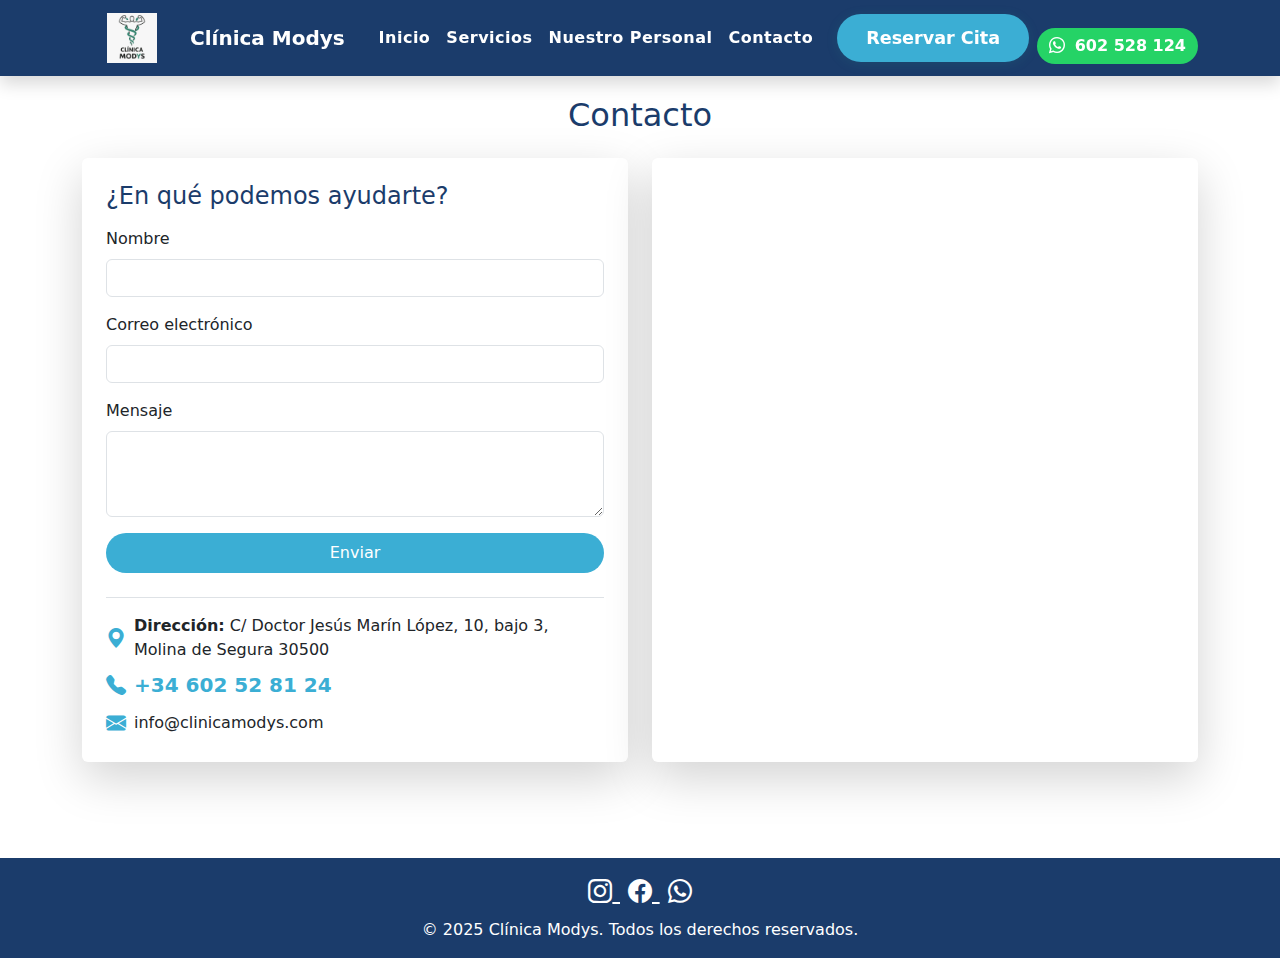
<file: contacto.html>
<!DOCTYPE html>
<html lang="es">
<head>
    <meta charset="UTF-8">
    <meta name="viewport" content="width=device-width, initial-scale=1.0">
    <title>Contacto - Clínica Modys</title>
    <link href="https://cdn.jsdelivr.net/npm/bootstrap@5.3.2/dist/css/bootstrap.min.css" rel="stylesheet">
    <link href="https://cdn.jsdelivr.net/npm/bootstrap-icons@1.10.5/font/bootstrap-icons.css" rel="stylesheet">
    <link href="css/estilos.css" rel="stylesheet">
</head>
<body>
    <!-- Barra de navegación -->
   <nav class="navbar navbar-expand-lg navbar-light bg-modys-secondary fixed-top shadow">
    <div class="container">
        <a class="navbar-brand d-flex align-items-center gap-2 text-white fw-bold" href="index.html">
            <img src="img/logo/LOGO.jpg" alt="Logo Clínica Modys" style="height:50px; width:100px; object-fit:contain;">
            Clínica Modys
        </a>
        <button class="navbar-toggler" type="button" data-bs-toggle="collapse" data-bs-target="#navbarNav">
            <span class="navbar-toggler-icon"></span>
        </button>
        <div class="collapse navbar-collapse" id="navbarNav">
            <ul class="navbar-nav ms-auto mb-2 mb-lg-0 align-items-lg-center">
                <li class="nav-item"><a class="nav-link nav-strong text-white" href="index.html">Inicio</a></li>
                <li class="nav-item"><a class="nav-link nav-strong text-white" href="servicios.html">Servicios</a></li>
                <li class="nav-item"><a class="nav-link nav-strong text-white" href="personal.html">Nuestro Personal</a></li>
                <li class="nav-item"><a class="nav-link nav-strong text-white" href="contacto.html">Contacto</a></li>
                <li class="nav-item ms-lg-3">
                    <a class="btn btn-reserva-cita fw-bold" href="reserva.html">Reservar Cita</a>
                </li>
                <li class="nav-item ms-lg-2 mt-3">
                    <a class="btn fw-bold rounded-pill whatsapp-button"
                       href="https://wa.me/34602528124"
                       target="_blank"
                       aria-label="WhatsApp"
                       style="font-size: 1rem; background-color: #25D366; border: none; color: #fff;">
                        <i class="bi bi-whatsapp me-1"></i> 602 528 124
                    </a>
                </li>
            </ul>
        </div>
    </div>
</nav>
    <section class="container py-5 mt-5">
        <h2 class="text-center mb-4 text-modys-secondary">Contacto</h2>
        <div class="row g-4 align-items-stretch">
            <!-- Formulario y datos en una tarjeta -->
            <div class="col-md-6">
                <div class="card shadow-lg border-0 h-100">
                    <div class="card-body p-4">
                        <h4 class="mb-3 text-modys-secondary">¿En qué podemos ayudarte?</h4>
                        <form class="mb-4">
                            <div class="mb-3">
                                <label for="nombre" class="form-label">Nombre</label>
                                <input type="text" class="form-control" id="nombre" required>
                            </div>
                            <div class="mb-3">
                                <label for="correo" class="form-label">Correo electrónico</label>
                                <input type="email" class="form-control" id="correo" required>
                            </div>
                            <div class="mb-3">
                                <label for="mensaje" class="form-label">Mensaje</label>
                                <textarea class="form-control" id="mensaje" rows="3" required></textarea>
                            </div>
                            <button type="submit" class="btn btn-modys-primary w-100">Enviar</button>
                        </form>
                        <div class="border-top pt-3">
                            <div class="mb-2 d-flex align-items-center">
                                <span class="me-2 fs-5 text-modys-primary"><i class="bi bi-geo-alt-fill"></i></span>
                                <span><strong>Dirección:</strong> C/ Doctor Jesús Marín López, 10, bajo 3, Molina de Segura 30500</span>
                            </div>
                            <div class="mb-2 d-flex align-items-center">
                                <span class="me-2 fs-5 text-modys-primary"><i class="bi bi-telephone-fill"></i></span>
                                <a href="tel:+34602528124" class="fw-bold text-decoration-none text-modys-primary fs-5">+34 602 52 81 24</a>
                            </div>
                            <div class="d-flex align-items-center">
                                <span class="me-2 fs-5 text-modys-primary"><i class="bi bi-envelope-fill"></i></span>
                                <a href="mailto:info@clinicamodys.com" class="text-decoration-none text-dark">info@clinicamodys.com</a>
                            </div>
                        </div>
                    </div>
                </div>
            </div>
            <!-- Mapa de Google -->
            <div class="col-md-6">
                <div class="card shadow-lg border-0 h-100">
                    <div class="card-body p-0">
                        <div class="ratio ratio-4x3 rounded">
                            <iframe 
                                src="https://www.google.com/maps?q=Calle+Doctor+Jesús+Marín+López+10,+Molina+de+Segura,+Murcia&output=embed"
                                width="100%" height="100%" style="border:0;" allowfullscreen="" loading="lazy"
                                referrerpolicy="no-referrer-when-downgrade"></iframe>
                        </div>
                    </div>
                </div>
            </div>
        </div>
    </section>
    <script src="https://cdn.jsdelivr.net/npm/bootstrap@5.3.2/dist/js/bootstrap.bundle.min.js"></script>
    <script>
  const formContacto = document.querySelector('form.mb-4');
  const nombreInput = document.getElementById('nombre');
  const correoInput = document.getElementById('correo');
  const mensajeInput = document.getElementById('mensaje');

  // Crear el div de confirmación si no existe
  let confirmacionContacto = document.getElementById('confirmacion-contacto');
  if (!confirmacionContacto) {
    confirmacionContacto = document.createElement('div');
    confirmacionContacto.id = 'confirmacion-contacto';
    confirmacionContacto.className = 'mt-4 alert alert-success d-none';
    formContacto.parentNode.appendChild(confirmacionContacto);
  }

  formContacto.addEventListener('submit', function (e) {
    e.preventDefault();

    const nombre = nombreInput.value;
    confirmacionContacto.classList.remove('d-none');
    confirmacionContacto.innerHTML = `¡Gracias, <strong>${nombre}</strong>! Hemos recibido tu mensaje y te responderemos lo antes posible.`;

    formContacto.reset();
  });
</script>
<!-- Footer -->
    <footer class="bg-modys-secondary text-white text-center py-3 mt-5">
        <div class="container">
            <div class="mb-2">
                <a href="https://www.instagram.com/modys_deporteysalud/?hl=es" target="_blank" class="text-white me-2 fs-4" aria-label="Instagram">
                    <i class="bi bi-instagram"></i>
                </a>
                <a href="https://www.facebook.com/Cl%C3%ADnica-Modys-102626885646688" target="_blank" class="text-white me-2 fs-4" aria-label="Facebook">
                    <i class="bi bi-facebook"></i>
                </a>
                <a href="https://wa.me/34602528124" target="_blank" class="text-white fs-4" aria-label="WhatsApp">
                    <i class="bi bi-whatsapp"></i>
                </a>
            </div>
            <p class="mb-0">&copy; 2025 Clínica Modys. Todos los  derechos reservados.</p>
        </div>
    </footer>
</body>
</html>
</file>
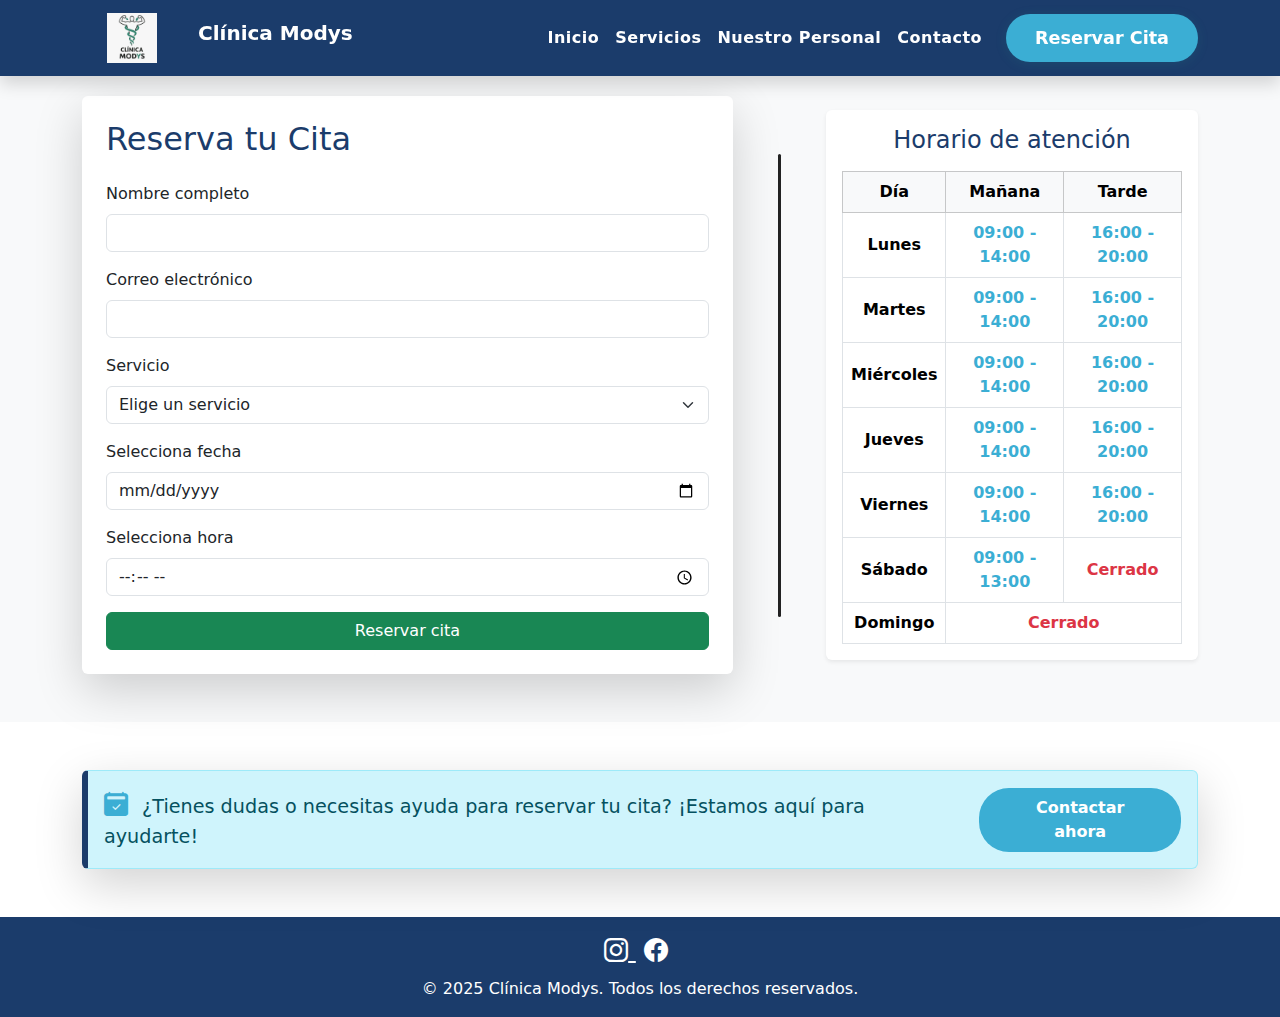
<file: reserva.html>
<!DOCTYPE html>
<html lang="es">
<head>
  <meta charset="UTF-8">
  <meta name="viewport" content="width=device-width, initial-scale=1.0">
  <title>Reservar Cita - Clínica Modys</title>
  <link href="https://cdn.jsdelivr.net/npm/bootstrap@5.3.2/dist/css/bootstrap.min.css" rel="stylesheet">
  <link href="https://cdn.jsdelivr.net/npm/bootstrap-icons@1.10.5/font/bootstrap-icons.css" rel="stylesheet">
  <link href="css/estilos.css" rel="stylesheet">
</head>
<body>
  <!-- Barra de navegación -->
  <nav class="navbar navbar-expand-lg navbar-light bg-modys-secondary fixed-top shadow">
    <div class="container">
      <a class="navbar-brand d-flex align-items-center gap-2 text-white fw-bold" href="index.html">
            <img src="img/logo/LOGO.jpg" alt="Logo Clínica Modys" style="height:50px; width:100px; object-fit:contain;">
        </a>
      <a class="navbar-brand text-white fw-bold" href="index.html" style="height:50px; width:100px;">Clínica Modys</a>
      <button class="navbar-toggler" type="button" data-bs-toggle="collapse" data-bs-target="#navbarNav">
        <span class="navbar-toggler-icon"></span>
      </button>
      <div class="collapse navbar-collapse" id="navbarNav">
        <ul class="navbar-nav ms-auto mb-2 mb-lg-0 align-items-lg-center">
          <li class="nav-item"><a class="nav-link nav-strong text-white" href="index.html">Inicio</a></li>
          <li class="nav-item"><a class="nav-link nav-strong text-white" href="servicios.html">Servicios</a></li>
          <li class="nav-item"><a class="nav-link nav-strong text-white" href="personal.html">Nuestro Personal</a></li>
          <li class="nav-item"><a class="nav-link nav-strong text-white" href="contacto.html">Contacto</a></li>
          <li class="nav-item ms-lg-3">
            <a class="btn btn-reserva-cita fw-bold" href="reserva.html">Reservar Cita</a>
          </li>
        </ul>
      </div>
    </div>
  </nav>
  <br><br/>

  <!-- SECCIÓN DE RESERVA DE CITA -->
  <section class="bg-light py-5" id="reserva">
    <div class="container">
      <div class="row g-0 justify-content-center align-items-stretch">
        <!-- Formulario de reserva -->
        <div class="col-lg-7 d-flex align-items-center">
          <div class="card shadow-lg border-0 w-100">
            <div class="card-body p-4">
              <h2 class="mb-4 text-modys-secondary text-center text-lg-start">Reserva tu Cita</h2>
              <form id="formCita">
                <div class="mb-3">
                  <label for="nombre" class="form-label">Nombre completo</label>
                  <input type="text" class="form-control" id="nombre" required>
                </div>
                <div class="mb-3">
                  <label for="email" class="form-label">Correo electrónico</label>
                  <input type="email" class="form-control" id="email" required>
                </div>
                <div class="mb-3">
                  <label for="servicio" class="form-label">Servicio</label>
                  <select class="form-select" id="servicio" required>
                    <option value="">Elige un servicio</option>
                    <option value="Fisioterapia">Fisioterapia</option>
                    <option value="Nutrición">Nutrición</option>
                    <option value="Psicología">Psicología</option>
                    <option value="Rehabilitación deportiva">Rehabilitación deportiva</option>
                  </select>
                </div>
                <div class="mb-3">
                  <label for="fecha" class="form-label">Selecciona fecha</label>
                  <input type="date" class="form-control" id="fecha" required>
                </div>
                <div class="mb-3">
                  <label for="hora" class="form-label">Selecciona hora</label>
                  <input type="time" class="form-control" id="hora" required>
                </div>
                <button type="submit" class="btn btn-success w-100">Reservar cita</button>
              </form>
              <div id="confirmacion" class="mt-4 alert alert-success d-none"></div>
            </div>
          </div>
        </div>

        <!-- Barra divisoria -->
        <div class="col-lg-1 d-none d-lg-flex justify-content-center align-items-center">
          <div style="width:3px; height:80%; background:#222; border-radius:2px;"></div>
        </div>

        <!-- Horario -->
        <div class="col-lg-4 d-flex align-items-center">
          <div class="card shadow-sm border-0 w-100">
            <div class="card-body">
              <h4 class="text-center mb-3 text-modys-secondary">Horario de atención</h4>
              <div class="table-responsive">
                <table class="table table-bordered align-middle text-center mb-0">
                  <thead class="table-light">
                    <tr>
                      <th>Día</th>
                      <th>Mañana</th>
                      <th>Tarde</th>
                    </tr>
                  </thead>
                  <tbody>
                    <tr><td class="fw-bold">Lunes</td><td class="fw-bold text-modys-primary">09:00 - 14:00</td><td class="fw-bold text-modys-primary">16:00 - 20:00</td></tr>
                    <tr><td class="fw-bold">Martes</td><td class="fw-bold text-modys-primary">09:00 - 14:00</td><td class="fw-bold text-modys-primary">16:00 - 20:00</td></tr>
                    <tr><td class="fw-bold">Miércoles</td><td class="fw-bold text-modys-primary">09:00 - 14:00</td><td class="fw-bold text-modys-primary">16:00 - 20:00</td></tr>
                    <tr><td class="fw-bold">Jueves</td><td class="fw-bold text-modys-primary">09:00 - 14:00</td><td class="fw-bold text-modys-primary">16:00 - 20:00</td></tr>
                    <tr><td class="fw-bold">Viernes</td><td class="fw-bold text-modys-primary">09:00 - 14:00</td><td class="fw-bold text-modys-primary">16:00 - 20:00</td></tr>
                    <tr><td class="fw-bold">Sábado</td><td class="fw-bold text-modys-primary">09:00 - 13:00</td><td class="text-danger fw-bold">Cerrado</td></tr>
                    <tr><td class="fw-bold">Domingo</td><td colspan="2" class="text-danger fw-bold">Cerrado</td></tr>
                  </tbody>
                </table>
              </div>
            </div>
          </div>
        </div>
      </div>
    </div>
  </section>

  <!-- Llamada a la acción -->
  <div class="container my-5">
    <div class="alert alert-info d-flex align-items-center justify-content-between shadow-lg animated-cta" role="alert" style="font-size:1.2rem;">
      <div>
        <i class="bi bi-calendar2-check-fill me-2 fs-4 text-modys-primary"></i>
        ¿Tienes dudas o necesitas ayuda para reservar tu cita? ¡Estamos aquí para ayudarte!
      </div>
      <a href="contacto.html" class="btn btn-modys-primary fw-bold ms-3">Contactar ahora</a>
    </div>
  </div>

  <!-- SCRIPT -->
  <script>
    const form = document.getElementById('formCita');
    const confirmacion = document.getElementById('confirmacion');

    form.addEventListener('submit', function (e) {
      e.preventDefault();

      const nombre = document.getElementById('nombre').value;
      const servicio = document.getElementById('servicio').value;
      const fecha = document.getElementById('fecha').value;
      const hora = document.getElementById('hora').value;

      confirmacion.classList.remove('d-none');
      confirmacion.innerHTML = `¡Gracias, <strong>${nombre}</strong>! Tu cita para <strong>${servicio}</strong> el día <strong>${fecha}</strong> a las <strong>${hora}</strong> ha sido reservada.`;

      form.reset();
    });
  </script>

  <!-- Footer -->
  <footer class="bg-modys-secondary text-white text-center py-3 mt-5">
        <div class="container">
            <div class="mb-2">
                <a href="https://www.instagram.com/modys_deporteysalud/?hl=es" target="_blank" class="text-white me-2 fs-4" aria-label="Instagram">
                    <i class="bi bi-instagram"></i>
                </a>
                <a href="https://www.facebook.com/Cl%C3%ADnica-Modys-102626885646688" target="_blank" class="text-white me-2 fs-4" aria-label="Facebook">
                    <i class="bi bi-facebook"></i>
                </a>
            </div>
            <p class="mb-0">&copy; 2025 Clínica Modys. Todos los  derechos reservados.</p>
        </div>
    </footer>
</body>
</html>
</file>
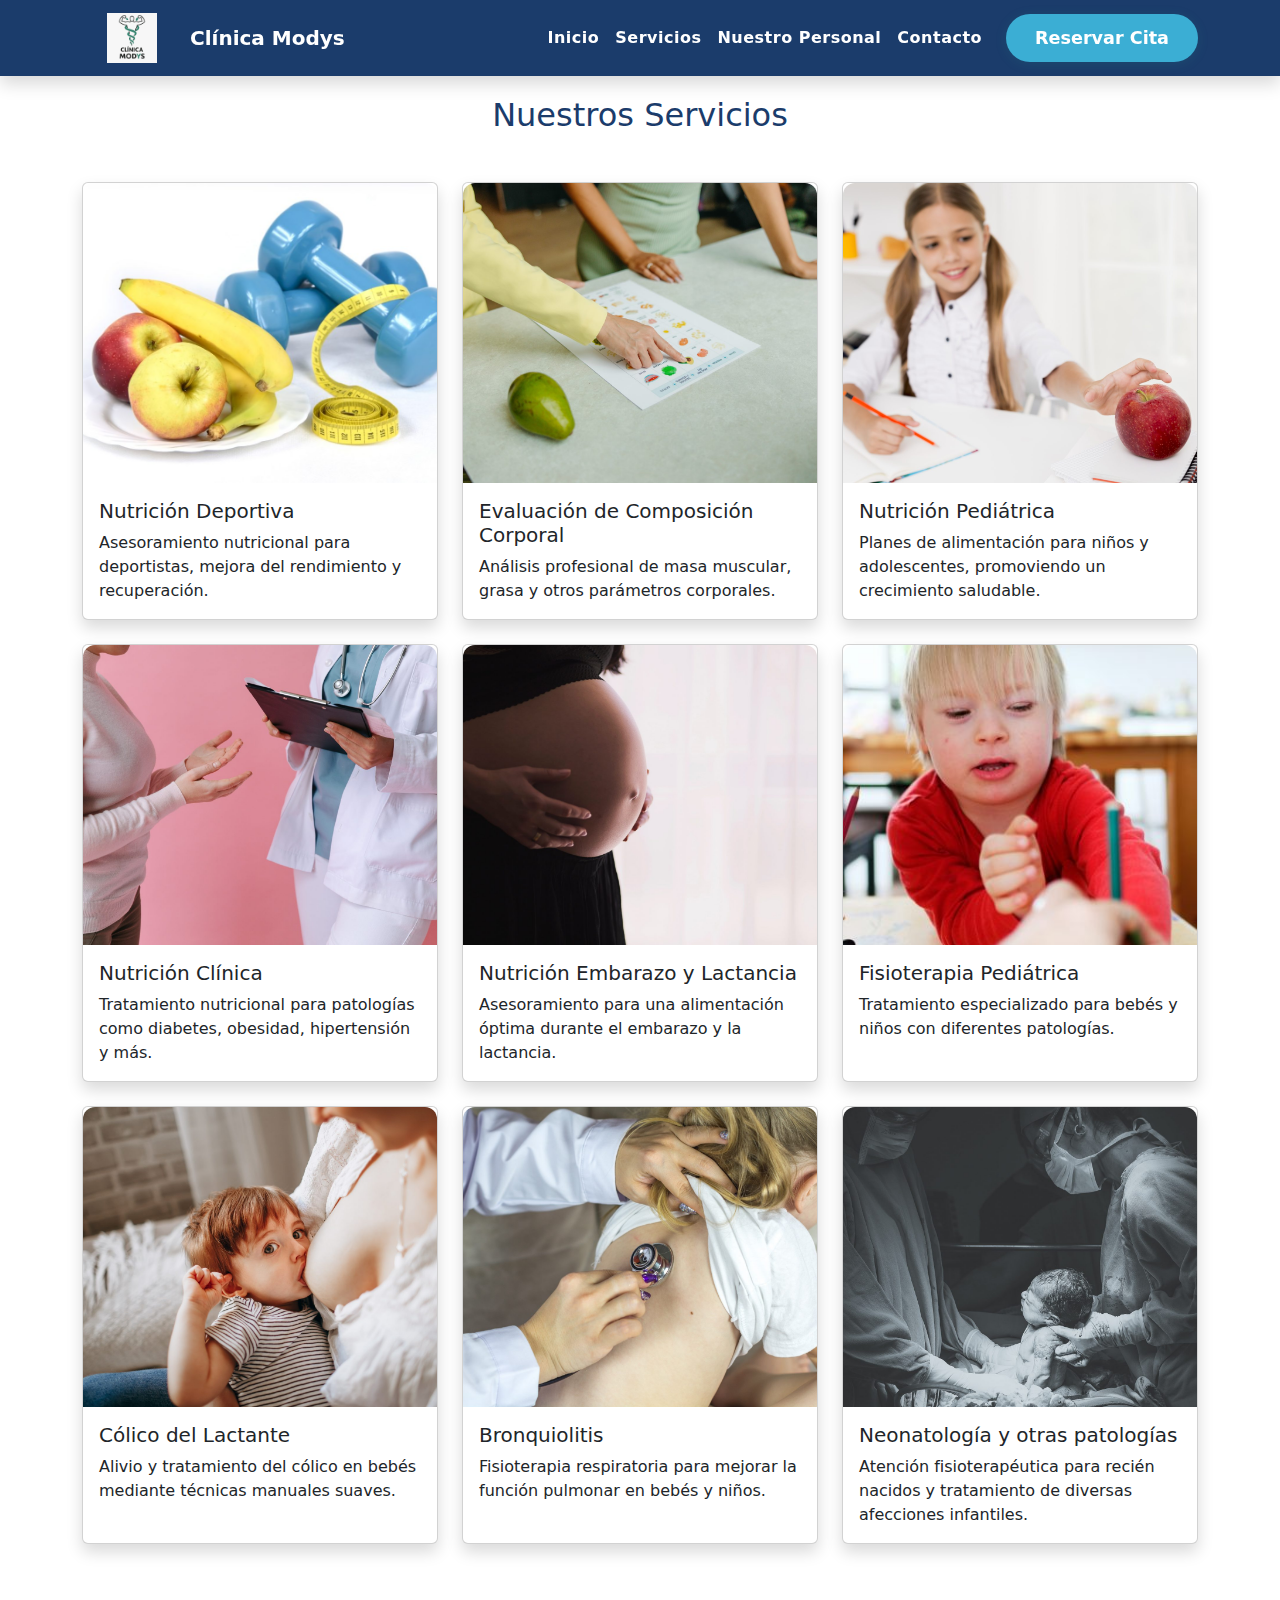
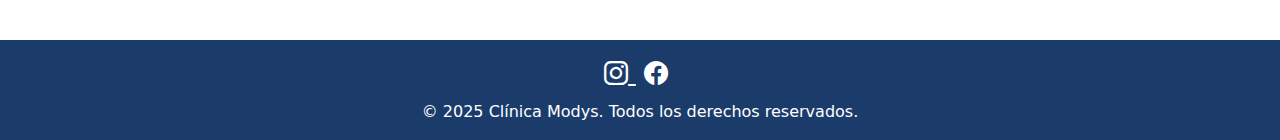
<file: servicios.html>
<!DOCTYPE html>
<html lang="es">
<head>
    <meta charset="UTF-8">
    <meta name="viewport" content="width=device-width, initial-scale=1.0">
    <title>Servicios - Clínica Modys</title>
    <link href="https://cdn.jsdelivr.net/npm/bootstrap@5.3.2/dist/css/bootstrap.min.css" rel="stylesheet">
    <link href="https://cdn.jsdelivr.net/npm/bootstrap-icons@1.10.5/font/bootstrap-icons.css" rel="stylesheet">
    <link href="css/estilos.css" rel="stylesheet">
</head>
<body>
    <!-- Barra de navegación -->
    <nav class="navbar navbar-expand-lg navbar-light bg-modys-secondary fixed-top shadow">
    <div class="container">
        <a class="navbar-brand d-flex align-items-center gap-2 text-white fw-bold" href="index.html">
            <img src="img/logo/LOGO.jpg" alt="Logo Clínica Modys" style="height:50px; width:100px; object-fit:contain;">
            Clínica Modys
        </a>
        <button class="navbar-toggler" type="button" data-bs-toggle="collapse" data-bs-target="#navbarNav">
            <span class="navbar-toggler-icon"></span>
        </button>
        <div class="collapse navbar-collapse" id="navbarNav">
            <ul class="navbar-nav ms-auto mb-2 mb-lg-0 align-items-lg-center">
                <li class="nav-item"><a class="nav-link nav-strong text-white" href="index.html">Inicio</a></li>
                <li class="nav-item"><a class="nav-link nav-strong text-white" href="servicios.html">Servicios</a></li>
                <li class="nav-item"><a class="nav-link nav-strong text-white" href="personal.html">Nuestro Personal</a></li>
                <li class="nav-item"><a class="nav-link nav-strong text-white" href="contacto.html">Contacto</a></li>
                <li class="nav-item ms-lg-3">
                    <a class="btn btn-reserva-cita fw-bold" href="reserva.html">Reservar Cita</a>
                </li>
            </ul>
        </div>
    </div>
</nav>

    <section class="container py-5 mt-5">
        <h2 class="text-center mb-5 text-modys-secondary">Nuestros Servicios</h2>
         <div class="row g-4">
            <!-- Nutrición Deportiva -->
<div class="col-md-4">
    <div class="card h-100 shadow servicio-card">
        <img src="img/nutricion-deportiva.jpg" class="card-img-top" alt="Nutrición Deportiva">
        <div class="card-body">
            <h5 class="card-title">Nutrición Deportiva</h5>
            <p class="card-text">Asesoramiento nutricional para deportistas, mejora del rendimiento y recuperación.</p>
        </div>
    </div>
</div>
<!-- Evaluación de Composición Corporal -->
<div class="col-md-4">
    <div class="card h-100 shadow servicio-card">
        <img src="img/evaluacion corporal.jpg" class="card-img-top" alt="Evaluación de Composición Corporal">
        <div class="card-body">
            <h5 class="card-title">Evaluación de Composición Corporal</h5>
            <p class="card-text">Análisis profesional de masa muscular, grasa y otros parámetros corporales.</p>
        </div>
    </div>
</div>
<!-- Nutrición Pediátrica -->
<div class="col-md-4">
    <div class="card h-100 shadow servicio-card">
        <img src="img/pediatria.jpg" class="card-img-top" alt="Nutrición Pediátrica">
        <div class="card-body">
            <h5 class="card-title">Nutrición Pediátrica</h5>
            <p class="card-text">Planes de alimentación para niños y adolescentes, promoviendo un crecimiento saludable.</p>
        </div>
    </div>
</div>
<!-- Nutrición Clínica -->
<div class="col-md-4">
    <div class="card h-100 shadow servicio-card">
        <img src="img/nutricion-clinica.jpg" class="card-img-top" alt="Nutrición Clínica">
        <div class="card-body">
            <h5 class="card-title">Nutrición Clínica</h5>
            <p class="card-text">Tratamiento nutricional para patologías como diabetes, obesidad, hipertensión y más.</p>
        </div>
    </div>
</div>
<!-- Nutrición en Embarazo y Lactancia -->
<div class="col-md-4">
    <div class="card h-100 shadow servicio-card">
        <img src="img/embarazo-lactancia.jpg" class="card-img-top" alt="Nutrición Embarazo y Lactancia">
        <div class="card-body">
            <h5 class="card-title">Nutrición Embarazo y Lactancia</h5>
            <p class="card-text">Asesoramiento para una alimentación óptima durante el embarazo y la lactancia.</p>
        </div>
    </div>
</div>
<!-- Fisioterapia Pediátrica -->
<div class="col-md-4">
    <div class="card h-100 shadow servicio-card">
        <img src="img/fisio-pediatrica.jpg" class="card-img-top" alt="Fisioterapia Pediátrica">
        <div class="card-body">
            <h5 class="card-title">Fisioterapia Pediátrica</h5>
            <p class="card-text">Tratamiento especializado para bebés y niños con diferentes patologías.</p>
        </div>
    </div>
</div>
<!-- Cólico del Lactante -->
<div class="col-md-4">
    <div class="card h-100 shadow servicio-card">
        <img src="img/colico.jpg" class="card-img-top" alt="Cólico del Lactante">
        <div class="card-body">
            <h5 class="card-title">Cólico del Lactante</h5>
            <p class="card-text">Alivio y tratamiento del cólico en bebés mediante técnicas manuales suaves.</p>
        </div>
    </div>
</div>
<!-- Bronquiolitis -->
<div class="col-md-4">
    <div class="card h-100 shadow servicio-card">
        <img src="img/bronquiolos.jpg" class="card-img-top" alt="Bronquiolitis">
        <div class="card-body">
            <h5 class="card-title">Bronquiolitis</h5>
            <p class="card-text">Fisioterapia respiratoria para mejorar la función pulmonar en bebés y niños.</p>
        </div>
    </div>
</div>
<!-- Neonatología y otras patologías -->
<div class="col-md-4">
    <div class="card h-100 shadow servicio-card">
        <img src="img/neona.jpg" class="card-img-top" alt="Neonatología">
        <div class="card-body">
            <h5 class="card-title">Neonatología y otras patologías</h5>
            <p class="card-text">Atención fisioterapéutica para recién nacidos y tratamiento de diversas afecciones infantiles.</p>
        </div>
    </div>
</div>
        </div>
    </section>

    <!-- Footer -->
    <footer class="bg-modys-secondary text-white text-center py-3 mt-5">
        <div class="container">
            <div class="mb-2">
                <a href="https://www.instagram.com/modys_deporteysalud/?hl=es" target="_blank" class="text-white me-2 fs-4" aria-label="Instagram">
                    <i class="bi bi-instagram"></i>
                </a>
                <a href="https://www.facebook.com/Cl%C3%ADnica-Modys-102626885646688" target="_blank" class="text-white me-2 fs-4" aria-label="Facebook">
                    <i class="bi bi-facebook"></i>
                </a>
            </div>
            <p class="mb-0">&copy; 2025 Clínica Modys. Todos los  derechos reservados.</p>
        </div>
    </footer>
</body>
</html>
</file>
<file: css/estilos.css>
:root {
  --modys-primary: #3baed4;
  --modys-secondary: #1b3c6b;
  --modys-accent: #e9c46a;
}
.bg-modys-primary {
  background-color: var(--modys-primary) !important;
}
.bg-modys-secondary {
  background-color: var(--modys-secondary) !important;
}
.text-modys-primary {
  color: var(--modys-primary) !important;
}
.text-modys-secondary {
  color: var(--modys-secondary) !important;
}
.cta-btn {
  border-radius: 30px;
  padding: 10px 30px;
}
.card-img-top,
.img-fluid {
  height: 180px;
  object-fit: cover;
}
.card-img-top.staff-img {
  height: 500px; /* Más pequeña que antes */
  object-fit: contain; /* Así se verá entera aunque deje bandas */
  object-position: center;
  width: 100%;
  background: #f5f5f5;
  border-top-left-radius: 0.75rem;
  border-top-right-radius: 0.75rem;
}
.servicio-card,
.personal-card {
  transition: transform 0.3s, box-shadow 0.3s;
}
.servicio-card:hover,
.personal-card:hover {
  transform: scale(1.05);
  box-shadow: 0 8px 32px rgba(42, 157, 143, 0.2);
}
.btn-modys-primary {
  background: var(--modys-primary);
  color: #fff !important;
  border-radius: 30px;
  padding: 8px 28px;
  transition: background 0.2s;
  border: none;
}
.btn-modys-primary:hover {
  background: #16305a;
  color: #fff !important;
}
.nav-strong {
  font-weight: bold;
  letter-spacing: 0.5px;
  transition: color 0.2s, text-shadow 0.2s;
}
.nav-strong:hover,
.nav-link.active {
  color: var(--modys-accent) !important;
  text-shadow: 0 2px 8px rgba(42, 157, 143, 0.15);
}
.btn-reserva-cita {
  background: var(--modys-primary);
  color: #fff !important;
  border-radius: 50px;
  padding: 10px 28px;
  font-size: 1.1rem;
  box-shadow: 0 2px 12px rgba(42, 157, 143, 0.15);
  transition: background 0.2s, box-shadow 0.2s;
}
.btn-reserva-cita:hover {
  background: #21867a;
  color: #fff !important;
  box-shadow: 0 4px 24px rgba(42, 157, 143, 0.25);
  text-decoration: none;
}
/* Mapa ocupa todo el alto de la tarjeta */
.card-body.p-0 {
    height: 100%;
    min-height: 320px; /* Puedes ajustar la altura mínima */
    padding: 0 !important;
}
.ratio.ratio-4x3 {
    height: 100%;
    min-height: 320px;
}
.ratio.ratio-4x3 iframe {
    width: 100%;
    height: 100%;
    border: 0;
    border-radius: 0.75rem;
    display: block;
}

/* Animación sutil para la llamada a la acción */
.animated-cta {
  animation: pulse 2s infinite;
  border-left: 6px solid var(--modys-secondary);
}
@keyframes pulse {
  0% { box-shadow: 0 0 0 0 rgba(59,174,212,0.2);}
  70% { box-shadow: 0 0 0 10px rgba(59,174,212,0);}
  100% { box-shadow: 0 0 0 0 rgba(59,174,212,0);}
}

/* Mostrar la imagen completa y centrada en las tarjetas de servicios */
.card-img-top {
    height: 300px;              /* O la altura que prefieras */
    object-fit: cover;          /* Ocupa todo el espacio, recortando si es necesario */
    object-position: center;
    width: 100%;
    background: #f8f9fa;
    border-top-left-radius: 0.75rem;
    border-top-right-radius: 0.75rem;
}
.bg-nutricionista {
    background-color: #8e44ad !important; /* Morado vibrante */
    color: white;
}

.personal-modal {
    display: none; /* Oculto por defecto */
    position: fixed; /* Posición fija para que se quede en su sitio al scrollear */
    z-index: 1000; /* Asegura que esté por encima de todo */
    top: 50%;       /* Centrado vertical */
    left: 50%;      /* Centrado horizontal */
    transform: translate(-50%, -50%); /* Ajuste fino para centrar */
    width: 100%;
    height: 100%;
    overflow: auto; /* Habilita el scroll si el contenido es muy largo */
    background-color: rgba(0, 0, 0, 0.8); /* Fondo oscuro semitransparente */
}
.personal-modal-content {
    background-color: #fefefe;
    margin: 15% auto; /* Centrado vertical y horizontal */
    padding: 20px;
    border: 1px solid #888;
    width: 80%; /* Ancho del modal */
    max-width: 600px; /* Ancho máximo */
    position: relative; /* Para posicionar el botón de cerrar */
}

.personal-modal-close {
    color: #aaa;
    position: absolute;
    top: 10px;
    right: 10px;
    font-size: 28px;
    font-weight: bold;
    cursor: pointer;
}

.personal-modal-close:hover,
.personal-modal-close:focus {
    color: black;
    text-decoration: none;
    cursor: pointer;
}

.personal-modal-img {
    width: 100%;
    max-height: 580px;
    object-fit: cover;
    margin-bottom: 15px;
}

.personal-modal-title {
    font-size: 24px;
    margin-bottom: 10px;
}

.personal-modal-description {
    font-size: 16px;
}
.personal-hover {
    display: none; /* Oculta la descripción corta en la tarjeta */
}
</file>
